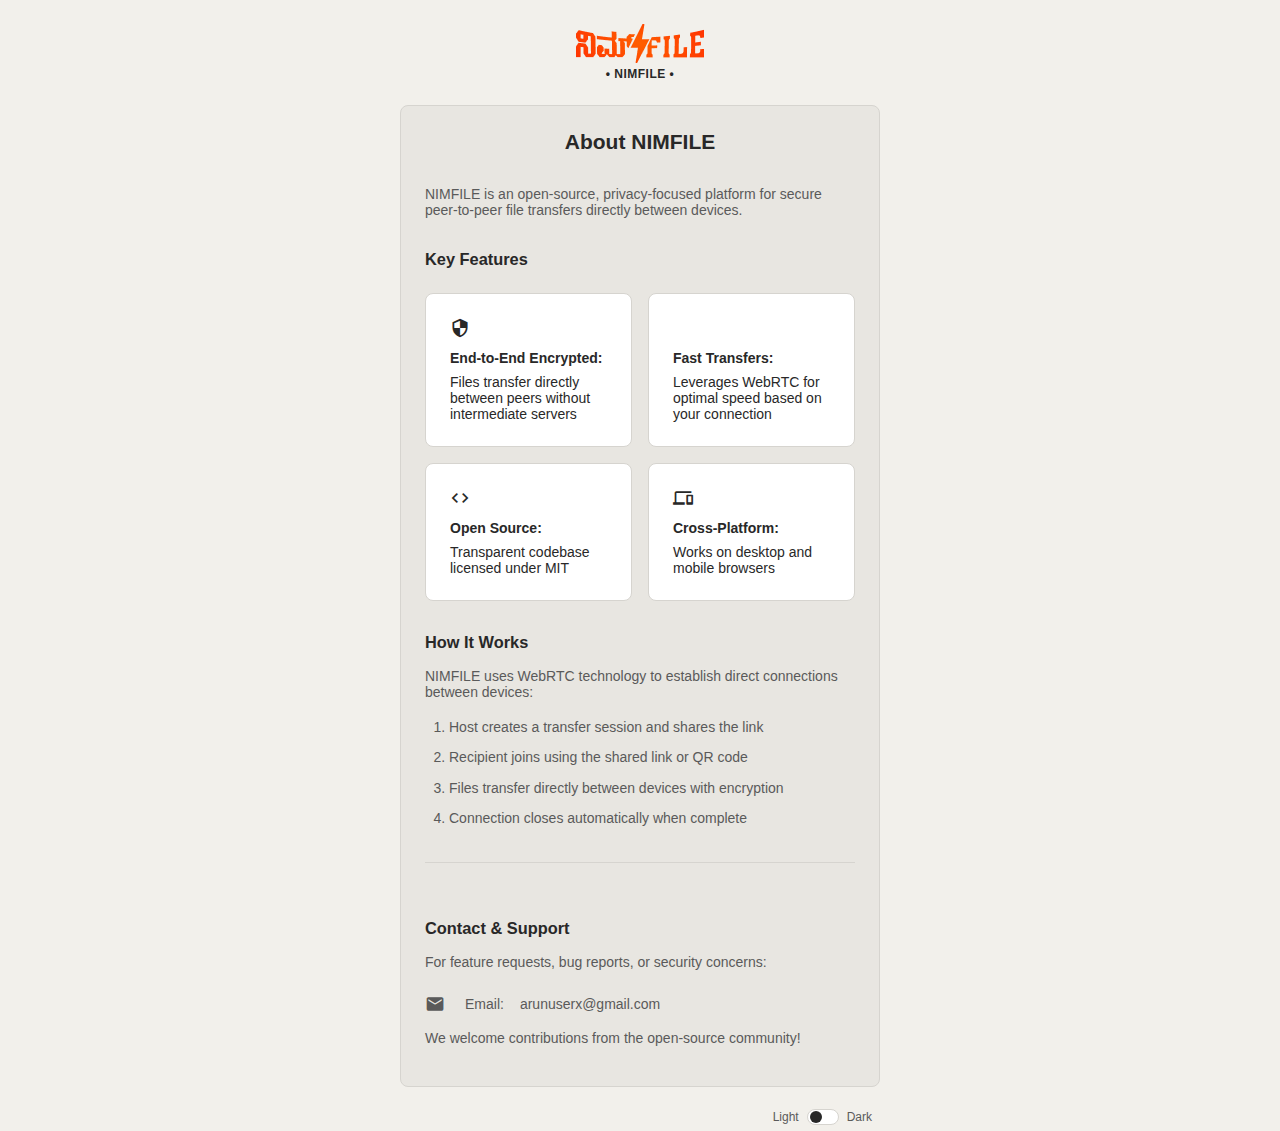
<file: about.html>
<!DOCTYPE html>
<html lang="en">
<head>
<meta charset="UTF-8">
  <title>• NIMFILE •</title>
  <meta name="viewport" content="width=device-width, initial-scale=1.0">
  <!-- Material Icons Bolt Favicon -->
  <link rel="icon" href="assets/favicon.png" type="image/png">
  <link rel="stylesheet" href="style.css">
  <link href="https://fonts.googleapis.com/icon?family=Material+Icons" rel="stylesheet">
  <style>
    .material-icons {
      font-size: 20px;
    }
  </style>
</head>
<body>
  <div class="top-bar">
    <div class="header-title">
      <img src="assets/icon.png" alt="NIMFILE Icon" class="app-logo">
      <span class="app-title">• NIMFILE •</span>
    </div>
  </div>
  
  <main class="centered-container">
    <h1 class="visually-hidden">About NIMFILE - Secure File Transfer</h1>

    <section class="card">
      <h2>About NIMFILE</h2>
      <p class="intro-text">NIMFILE is an open-source, privacy-focused platform for secure peer-to-peer file transfers directly between devices.</p>
      
      <div class="feature-section">
        <h3>Key Features</h3>
        <ul class="feature-list">
          <li>
            <span class="material-icons feature-icon">security</span>
            <strong>End-to-End Encrypted:</strong> Files transfer directly between peers without intermediate servers
          </li>
          <li>
            <span class="material-icons feature-icon">bolt</span>
            <strong>Fast Transfers:</strong> Leverages WebRTC for optimal speed based on your connection
          </li>
          <li>
            <span class="material-icons feature-icon">code</span>
            <strong>Open Source:</strong> Transparent codebase licensed under MIT
          </li>
          <li>
            <span class="material-icons feature-icon">devices</span>
            <strong>Cross-Platform:</strong> Works on desktop and mobile browsers
          </li>
        </ul>
      </div>

      <div class="tech-section">
        <h3>How It Works</h3>
        <p>NIMFILE uses WebRTC technology to establish direct connections between devices:</p>
        <ol class="process-steps">
          <li>Host creates a transfer session and shares the link</li>
          <li>Recipient joins using the shared link or QR code</li>
          <li>Files transfer directly between devices with encryption</li>
          <li>Connection closes automatically when complete</li>
        </ol>
      </div>

      <div class="contact-section">
        <h3>Contact & Support</h3>
        <p>For feature requests, bug reports, or security concerns:</p>
        <p class="contact-email">
          <span class="material-icons">email</span>
          Email: <a href="mailto:arunuserx@gmail.com">arunuserx@gmail.com</a>
        </p>
        <p>We welcome contributions from the open-source community!</p>
      </div>
    </section>
  </main>

  <div class="theme-button-wrapper">
    <div class="left-placeholder"></div>
    <button id="themeToggleBtn" title="Toggle theme" aria-label="Toggle theme" class="theme-toggle-btn">
      <span class="theme-toggle-label">Light</span>
      <span class="theme-toggle-switch">
        <span class="switch-thumb"></span>
      </span>
      <span class="theme-toggle-label">Dark</span>
    </button>
  </div>
  <script src="theme.js" defer></script>
</body>
</html>
</file>
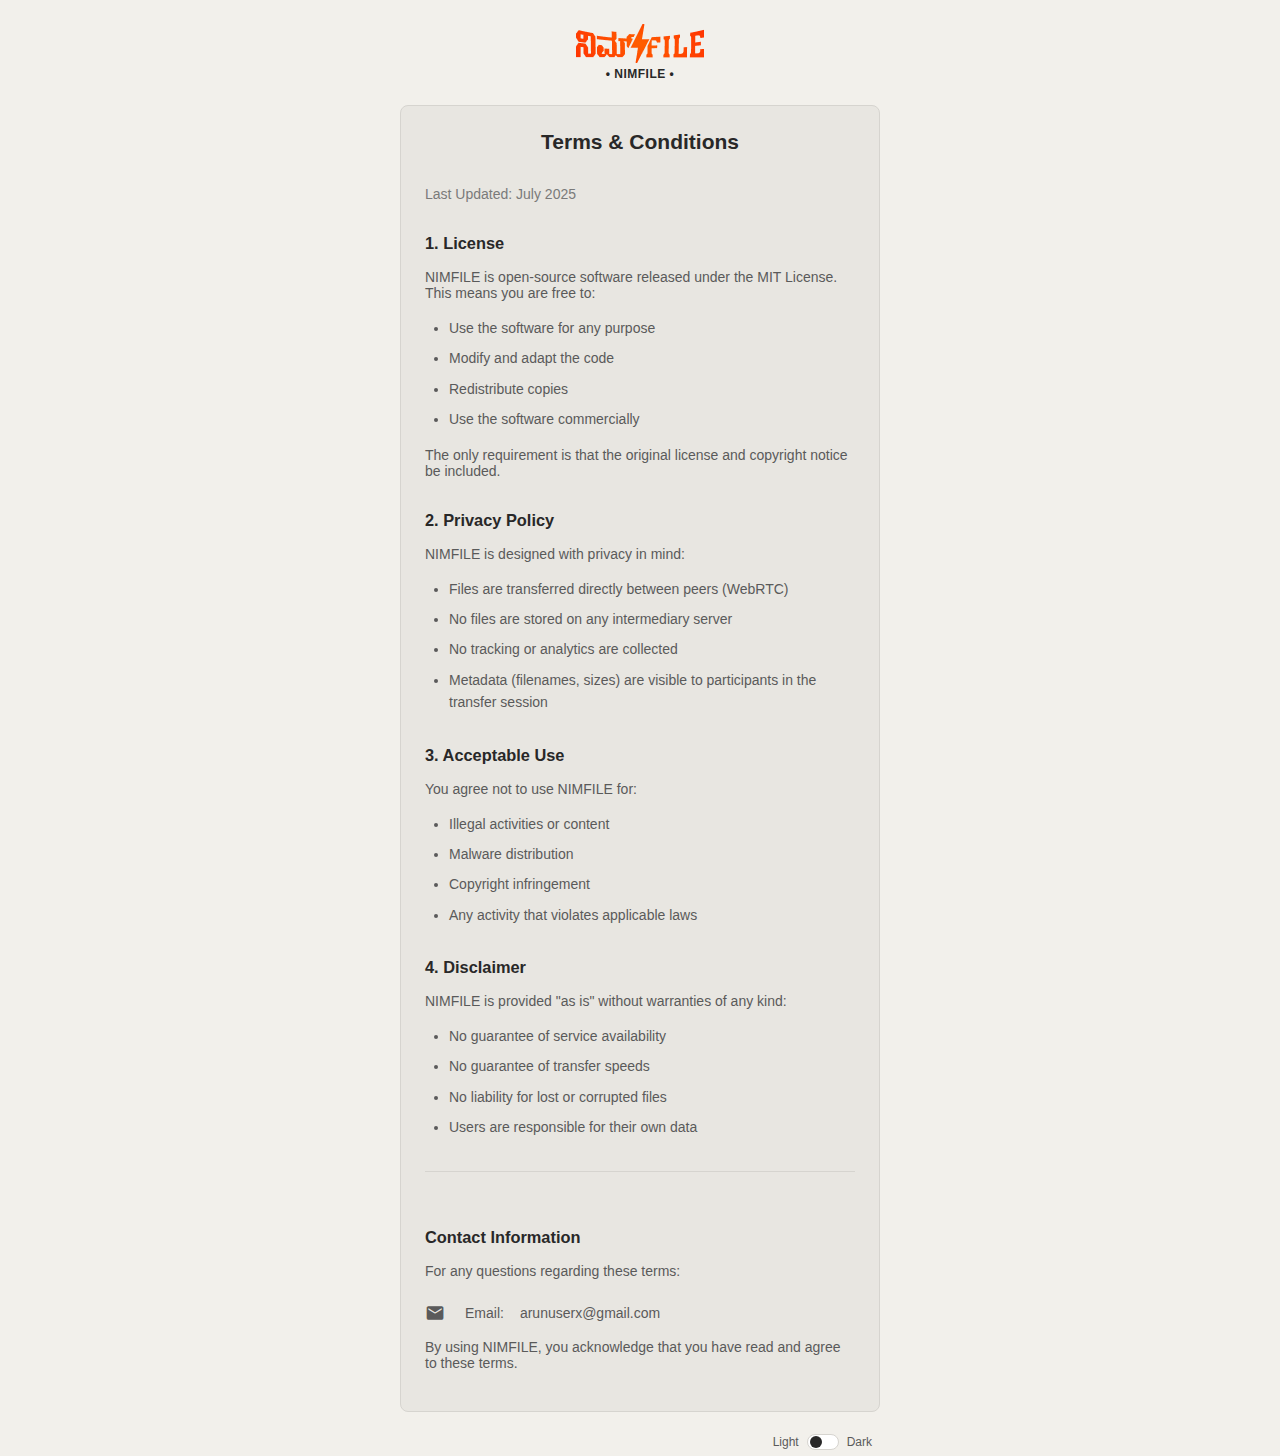
<file: terms.html>
<!DOCTYPE html>
<html lang="en">
<head>
<meta charset="UTF-8">
  <title>• NIMFILE •</title>
  <meta name="viewport" content="width=device-width, initial-scale=1.0">
  <!-- Material Icons Bolt Favicon -->
  <link rel="icon" href="assets/favicon.png" type="image/png">
  <link rel="stylesheet" href="style.css">
  <link href="https://fonts.googleapis.com/icon?family=Material+Icons" rel="stylesheet">
  <style>
    .material-icons {
      font-size: 20px;
    }
  </style>
</head>
<body>
  <div class="top-bar">
    <div class="header-title">
      <img src="assets/icon.png" alt="NIMFILE Icon" class="app-logo">
      <span class="app-title">• NIMFILE •</span>
    </div>
  </div>

  <main class="centered-container">
    <h1 class="visually-hidden">Terms & Conditions for NIMFILE</h1>

    <section class="card">
      <h2>Terms & Conditions</h2>
      <p class="last-updated">Last Updated: July 2025</p>
      
      <div class="terms-section">
        <h3>1. License</h3>
        <p>NIMFILE is open-source software released under the MIT License. This means you are free to:</p>
        <ul>
          <li>Use the software for any purpose</li>
          <li>Modify and adapt the code</li>
          <li>Redistribute copies</li>
          <li>Use the software commercially</li>
        </ul>
        <p>The only requirement is that the original license and copyright notice be included.</p>
      </div>

      <div class="terms-section">
        <h3>2. Privacy Policy</h3>
        <p>NIMFILE is designed with privacy in mind:</p>
        <ul>
          <li>Files are transferred directly between peers (WebRTC)</li>
          <li>No files are stored on any intermediary server</li>
          <li>No tracking or analytics are collected</li>
          <li>Metadata (filenames, sizes) are visible to participants in the transfer session</li>
        </ul>
      </div>

      <div class="terms-section">
        <h3>3. Acceptable Use</h3>
        <p>You agree not to use NIMFILE for:</p>
        <ul>
          <li>Illegal activities or content</li>
          <li>Malware distribution</li>
          <li>Copyright infringement</li>
          <li>Any activity that violates applicable laws</li>
        </ul>
      </div>

      <div class="terms-section">
        <h3>4. Disclaimer</h3>
        <p>NIMFILE is provided "as is" without warranties of any kind:</p>
        <ul>
          <li>No guarantee of service availability</li>
          <li>No guarantee of transfer speeds</li>
          <li>No liability for lost or corrupted files</li>
          <li>Users are responsible for their own data</li>
        </ul>
      </div>

      <div class="contact-section">
        <h3>Contact Information</h3>
        <p>For any questions regarding these terms:</p>
        <p class="contact-email">
          <span class="material-icons">email</span>
          Email: <a href="mailto:arunuserx@gmail.com">arunuserx@gmail.com</a>
        </p>
        <p>By using NIMFILE, you acknowledge that you have read and agree to these terms.</p>
      </div>
    </section>
  </main>

  <div class="theme-button-wrapper">
    <div class="left-placeholder"></div>
    <button id="themeToggleBtn" title="Toggle theme" aria-label="Toggle theme" class="theme-toggle-btn">
      <span class="theme-toggle-label">Light</span>
      <span class="theme-toggle-switch">
        <span class="switch-thumb"></span>
      </span>
      <span class="theme-toggle-label">Dark</span>
    </button>
  </div>
  <script src="theme.js" defer></script>
</body>
</html>
</file>
<file: style.css>
/* ================================
   PeerJS File Transfer - Minimal
   ================================ */

/* --- Variables --- */
:root {
  --font-family: -apple-system, BlinkMacMacSystemFont, 'Segoe UI', Arial, sans-serif;
  --font-base: 14px;
  --font-lg: 16px;
  --font-sm: 12px;
  --radius: 8px;
  --transition: 0.2s ease;
  
  /* 8-unit spacing system */
  --space-xxs: 4px;
  --space-xs: 8px;
  --space-sm: 16px;
  --space-md: 24px;
  --space-lg: 32px;
  --space-xl: 40px;
  
  /* Layout */
  --screen-margin: var(--space-sm);
  --card-padding: var(--space-sm);
  
  /* Dark theme (default) */
  --bg: #282828;
  --bg-alt: #1e1e1e;
  --surface: #333333;
  --card: #1e1e1e;
  --border: #3d3d3d;
  --text: #F2F0EB;
  --text-secondary: #b3b1ad;
  --text-muted: #d1cfcb;
  --btn-bg: #333333;
  --btn-hover: #424242;
  --input-bg: #1e1e1e;
  --progress-bg: #333333;
   --status-connected: #4CAF50; /* Green */
  --status-disconnected: #F44336; /* Red */
}

/* Light theme */
.light-theme {
  --bg: #F2F0EB;
  --bg-alt: #e8e6e1;
  --surface: #ffffff;
  --card: #e8e6e1;
  --border: #d6d4cf;
  --text: #282828;
  --text-secondary: #5a5a5a;
  --text-muted: #7a7a7a;
  --btn-bg: #ffffff;
  --btn-hover: #f0eeea;
  --input-bg: #ffffff;
  --progress-bg: #e8e6e1;
   --status-connected: #2E7D32; /* Darker green */
  --status-disconnected: #C62828; /* Darker red */
}

/* --- Base Styles --- */
* {
  box-sizing: border-box;
  margin: 0;
  padding: 0;
}

html, body {
  height: 100%;
  font-family: var(--font-family);
  font-size: var(--font-base);
}

body {
  background: var(--bg);
  color: var(--text);
  transition: background var(--transition), color var(--transition);
  display: flex;
  flex-direction: column;
  align-items: center;
  padding: var(--screen-margin);
  text-align: center;
}

/* --- Layout --- */
.top-bar {
  width: 100%;
  max-width: 512px;
  display: flex;
  justify-content: center;
  align-items: center;
  padding: var(--space-xs) var(--space-sm);
  margin: 0 auto var(--space-sm);
}

.header-title {
  display: flex;
  flex-direction: column;
  align-items: center;
  gap: var(--space-xxs);
  text-align: center;
}

.app-icon {
  font-size: var(--space-lg);
  color: var(--accent);
}

.app-title {
  font-size: var(--font-sm);
  font-weight: 600;
  color: var(--text);
  letter-spacing: 0.5px;
}

.theme-button-wrapper {
  width: 100%;
  max-width: 512px;
  margin: 0 auto var(--space-sm);
  display: flex;
  justify-content: space-between;
  align-items: center;
  padding: 0 var(--space-sm);
  gap: var(--space-lg);
}

.text-buttons-container { /* Changed from .text-button-group to .text-buttons-container based on index.html */
  display: flex;
  gap: var(--space-sm);
  justify-content: center;
}

/* --- Buttons --- */
button {
  font-family: inherit;
  font-size: var(--font-base);
  border-radius: var(--radius);
  border: none;
  outline: none;
  transition: all var(--transition);
  cursor: pointer;
  display: inline-flex;
  align-items: center;
  justify-content: center;
}

.primary-btn {
  background: var(--text);
  color: var(--bg);
  padding: var(--space-xs) var(--space-md);
  font-weight: 500;
  height: 36px;
  min-width: 100px;
  margin: var(--space-sm) auto;
  border: 1px solid var(--border);
}

.primary-btn:hover {
  background: var(--btn-hover);
  color: var(--text);
}

.primary-btn:disabled {
  opacity: 0.6;
  cursor: not-allowed;
}

.icon-btn {
  background: var(--btn-bg);
  color: var(--text-secondary);
  border: 1px solid var(--border);
  padding: var(--space-xs);
  border-radius: var(--radius);
  width: 32px;
  height: 32px;
  margin-left: auto;
}

.icon-btn:hover {
  background: var(--btn-hover);
  color: var(--text);
  border-color: var(--text);
}

.text-button {
  text-decoration: none;
  background: none;
  border: none;
  color: var(--text-secondary);
  font-size: var(--font-sm);
  cursor: pointer;
  padding: var(--space-xxs) var(--space-xs);
  height: 28px;
  min-width: 60px;
  text-align: center;
  border-radius: var(--radius);
}

.text-button:hover {
  color: var(--text);
}

.theme-toggle-btn {
  display: flex;
  align-items: center;
  gap: var(--space-xs);
  background: none;
  border: none;
  cursor: pointer;
  padding: var(--space-xxs) var(--space-xs);
  height: 28px;
  border-radius: var(--radius);
}

.theme-toggle-switch {
  width: var(--space-lg);
  height: var(--space-sm);
  background: var(--btn-bg);
  border-radius: var(--radius);
  border: 1px solid var(--border);
  position: relative;
}

.switch-thumb {
  width: 12px;
  height: 12px;
  border-radius: 50%;
  background: var(--text);
  position: absolute;
  top: 1px;
  left: 2px;
  transition: left var(--transition);
}

.theme-toggle-btn.dark .switch-thumb {
  left: var(--space-sm);
}

.theme-toggle-label {
  font-size: var(--font-sm);
  color: var(--text-secondary);
  text-align: center;
}

.back-button {
  display: flex;
  align-items: center;
  gap: var(--space-xs);
  background: none;
  border: none;
  color: var(--text);
  font-size: var(--font-base);
  cursor: pointer;
  padding: var(--space-xxs) 0;
  height: 28px;
  margin: 0 auto var(--space-sm);
  justify-content: center;
  border-radius: var(--radius);
}

.back-button:hover {
  opacity: 0.8;
}

main {
  flex: 1;
  display: flex;
  flex-direction: column;
  justify-content: center;
  align-items: center;
  padding: 0 var(--space-sm);
  width: 100%;
  max-width: 512px;
  margin: 0 auto;
  text-align: center;
}

/* --- Cards --- */
.card {
  background: var(--card);
  border-radius: var(--radius);
  border: 1px solid var(--border);
  padding: var(--card-padding);
  margin-bottom: var(--space-sm);
  width: 100%;
  text-align: center;
}

/* --- Inputs --- */
input[type="text"] {
  font-size: var(--font-base);
  padding: var(--space-xs) var(--space-sm);
  border-radius: var(--radius);
  border: 1px solid var(--border);
  background: var(--input-bg);
  color: var(--text);
  font-family: inherit;
  outline: none;
  transition: border var(--transition);
  width: 100%;
  height: 36px;
  margin: 0 auto var(--space-sm);
  display: block;
  max-width: 400px;
  text-align: center;
}

input[type="text"]:focus {
  border-color: var(--text);
}

label {
  font-size: var(--font-base);
  color: var(--text-secondary);
  margin-bottom: var(--space-xs);
  display: block;
  text-align: center;
}

/* --- Specific Components --- */
.join-link-row {
  display: flex;
  align-items: center;
  justify-content: center;
  gap: var(--space-sm);
  background: var(--bg-alt);
  border-radius: var(--radius);
  padding: var(--space-xs) var(--space-sm);
  margin: 0 auto var(--space-sm);
  height: 36px;
  max-width: 400px;
  width: 100%;
}

#joinLink {
  color: var(--text);
  text-decoration: none;
  flex: 1;
  overflow: hidden;
  text-overflow: ellipsis;
  white-space: nowrap;
  font-size: var(--font-sm);
  text-align: center;
  min-width: 0; /* Allow the link to shrink */
}

.qr-container {
  display: flex;
  flex-direction: column;
  align-items: center;
  width: 100%;
  margin: var(--space-sm) auto;
  padding: var(--space-xs);
}

.qr-label {
  margin-bottom: var(--space-sm);
}

#qrcode {
  background: #ffffff;
  border-radius: var(--radius);
  padding: var(--space-xs);
  margin: 0 auto var(--space-sm);
  display: flex;
  justify-content: center;
  align-items: center;
  width: 160px;
  height: 160px;
  box-sizing: border-box;
}

#qrcode canvas,
#qrcode img {
  max-width: 100%;
  max-height: 100%;
  width: auto;
  height: auto;
  display: block;
}

.qr-text {
  margin-top: var(--space-xs);
  color: var(--text-secondary);
  font-size: var(--font-sm);
  text-align: center;
  width: 100%;
  padding: 0 var(--space-xs);
}

.peers-section {
  margin-top: var(--space-sm);
}

.peers-section strong {
  display: block;
  margin-bottom: var(--space-xs);
}

#peersList {
  list-style: none;
  padding: 0;
  margin: 0 auto;
  max-height: 160px;
  overflow-y: auto;
  width: 100%;
  max-width: 400px;
}

#peersList li {
  padding: var(--space-xs) 0;
  display: flex;
  align-items: center;
  justify-content: center;
  gap: var(--space-sm);
  height: var(--space-md);
  text-align: center;
}

.peer-color-dot {
  display: none;
}

.peer-username {
  font-weight: 500;
  color: var(--text);
  font-size: var(--font-sm);
  text-align: center;
}

.peer-status {
  font-size: var(--font-sm);
  margin-left: auto;
  text-align: right;
}

.peer-status.connected {
  color: var(--status-connected);
}

.peer-status.connecting {
  color: orange; /* Added for connecting status */
}

.peer-status.disconnected {
  color: var(--status-disconnected);
}

.peer-status.session_ended {
  color: var(--status-disconnected); /* Use disconnected color for session ended */
}

.message-tile.file {
  background: var(--surface);
  border-radius: var(--radius);
  padding: var(--space-sm);
  margin: var(--space-xs) auto;
  animation: fadeIn 0.3s ease;
  max-width: 400px;
  width: 100%;
  text-align: center;
  border: 1px solid var(--border);
}

@keyframes fadeIn {
  from { opacity: 0; transform: translateY(10px); }
  to { opacity: 1; transform: translateY(0); }
}

.file-meta-row {
  display: flex;
  align-items: center;
  justify-content: center;
  gap: var(--space-sm);
  margin-top: var(--space-xs);
  flex-wrap: wrap;
}

.file-icon {
  font-size: 20px;
  color: var(--text);
}

.file-name {
  font-weight: 500;
  color: var(--text);
  max-width: 160px;
  overflow: hidden;
  text-overflow: ellipsis;
  white-space: nowrap;
  font-size: var(--font-sm);
  text-align: center;
}

.file-size {
  font-size: var(--font-sm);
  color: var(--text-secondary);
  text-align: center;
}

.file-progress-bar {
  width: 100%;
  background: var(--progress-bg);
  border-radius: 2px;
  height: 4px;
  margin: var(--space-xs) 0;
  overflow: hidden;
}

.file-progress-bar-inner {
  background: var(--text);
  height: 100%;
  border-radius: 2px;
  width: 0;
  transition: width var(--transition);
}

.file-status-msg {
  font-size: var(--font-sm);
  color: var(--text-secondary);
  text-align: center;
  margin-top: var(--space-xs);
}

/* --- Username Form --- */
.username-section form {
  display: flex;
  align-items: center;
  justify-content: center;
  gap: var(--space-sm);
  width: 100%;
  max-width: 400px;
  margin: 0 auto;
}

.username-section input[type="text"] {
  margin: 0;
  flex: 1;
}

.set-username-btn {
  margin: 0;
  min-width: 80px;
}

/* --- Utility --- */
.hidden {
  display: none !important;
}

.visually-hidden {
  position: absolute;
  left: -10000px;
}

/* --- Scrollbar --- */
::-webkit-scrollbar {
  width: 6px;
}

::-webkit-scrollbar-thumb {
  background: var(--surface);
  border-radius: 3px;
}

::-webkit-scrollbar-track {
  background: transparent;
}

::selection {
  background: var(--text);
  color: var(--bg);
}

/* ================================
   RESPONSIVE BREAKPOINTS
   ================================ */

@media (max-width: 768px) {
  :root {
    --screen-margin: 12px;
    --card-padding: 12px;
  }
  
  .top-bar {
    padding: 6px 12px;
  }
  
  .theme-button-wrapper {
    padding: 0 12px;
    gap: var(--space-md);
  }
  
  main {
    padding: 0 12px;
  }
  
  .file-name {
    max-width: 120px;
  }

  .username-section form {
    flex-direction: column;
    gap: var(--space-xs);
  }

  .username-section input[type="text"] {
    width: 100%;
  }

  .set-username-btn {
    width: 100%;
  }
}

@media (max-width: 480px) {
  :root {
    --screen-margin: 8px;
    --card-padding: 8px;
  }
  
  .top-bar {
    padding: 4px 8px;
  }
  
  .theme-button-wrapper {
    padding: 0 8px;
    flex-direction: column;
    gap: var(--space-xs);
    align-items: center;
  }
  
  main {
    padding: 0 8px;
  }
  
  .primary-btn {
    padding: 6px 12px;
    font-size: var(--font-sm);
    min-width: 90px;
    height: 30px;
  }
  
  .file-meta-row {
    flex-direction: column;
    align-items: center;
    gap: 4px;
  }
  
  .file-name {
    max-width: 96px;
  }
  
  .join-link-row {
    /* Removed flex-direction: column; */
    gap: var(--space-xs); /* Adjusted gap for better spacing */
    height: auto;
    padding: 8px;
  }
  
  .text-buttons-container { /* Changed from .text-button-group to .text-buttons-container based on index.html */
    flex-direction: column;
    gap: 4px;
  }
  
  #peersList {
    max-height: 120px;
  }
  
  #qrcode {
    width: 128px;
    height: 128px;
  }
}


/* ================================
   About & Terms Page Specific Styles
   ================================ */

/* Card and main content adjustments - keep default card centering, but adjust padding */
main.centered-container .card {
  padding: var(--space-md); /* Keep padding adjustment */
}

/* Align main H2 headings to the center on About/Terms pages */
main.centered-container .card h2 {
  text-align: center;
  margin-bottom: var(--space-lg); /* Increased space below main heading */
  color: var(--text); /* Main heading remains strong */
}

/* Align all other headings (H3) and text content to the left */
main.centered-container .card h3 {
  text-align: left;
  margin-top: var(--space-lg); /* Increased space above subheadings */
  margin-bottom: var(--space-sm); /* Space below subheadings */
  color: var(--text); /* Subheadings remain strong */
}

.intro-text {
  text-align: left;
  margin-bottom: var(--space-md); /* Space below intro text */
  color: var(--text-secondary); /* Softer shade for intro text */
}

.last-updated {
  text-align: left;
  margin-bottom: var(--space-md); /* Space below last updated */
  color: var(--text-muted); /* Even softer shade for last updated */
}

.tech-section p,
.contact-section p,
.terms-section p {
  text-align: left;
  margin-bottom: var(--space-sm); /* Space below general paragraphs */
  color: var(--text-secondary); /* Softer shade for general paragraphs */
}

/* List items should also be left-aligned */
.process-steps,
.terms-section ul {
  text-align: left; /* This will align the list items */
  margin-bottom: var(--space-md); /* Space below lists */
  padding-left: var(--space-md); /* Ensure consistent indentation for the list container */
}

.process-steps li,
.terms-section li {
  color: var(--text-secondary); /* Softer shade for list item text */
  margin-bottom: var(--space-xs); /* Reduced space between list items */
  line-height: 1.6;
  padding-left: 0; /* Removed conflicting padding from list items */
}


/* Feature list improvements */
.feature-list {
  list-style: none;
  padding: 0;
  margin: var(--space-md) 0;
  display: grid; /* Use grid for symmetric layout */
  grid-template-columns: repeat(auto-fit, minmax(200px, 1fr)); /* Responsive columns */
  gap: var(--space-sm); /* Gap between tiles */
}

.feature-list li {
  display: flex;
  flex-direction: column; /* Stack icon, strong, and p */
  align-items: flex-start; /* Align content to the left within the tile */
  text-align: left; /* Align text to the left within the tile */
  gap: var(--space-xs); /* Space between icon, heading, and description */
  padding: var(--space-md); /* More padding for a better tile look */
  background: var(--surface);
  border-radius: var(--radius);
  border: 1px solid var(--border);
  height: auto; /* Allow height to adjust */
}

.feature-list li strong {
  margin-top: var(--space-xxs); /* Small space between icon and heading */
  display: block; /* Ensure strong takes full width for proper text alignment */
  color: var(--text); /* Feature titles remain strong */
}

.feature-list li p {
  font-size: var(--font-sm);
  color: var(--text-secondary); /* Feature descriptions use a softer shade */
}

.feature-icon {
  font-size: 28px; /* Slightly larger icons for features */
  color: var(--text); /* Feature icons remain prominent */
  margin-top: 0; /* Reset margin-top, flexbox handles alignment */
}

/* Contact section improvements */
.contact-section {
  margin-top: var(--space-lg);
  padding-top: var(--space-md);
  border-top: 1px solid var(--border);
}

.contact-email {
  display: flex;
  align-items: center;
  gap: var(--space-sm);
  margin: var(--space-md) 0;
}

.contact-email .material-icons {
  margin-right: var(--space-xxs); /* Small space to the right of the icon */
  vertical-align: middle;
  color: var(--text-secondary); /* Softer shade for contact email icon */
}

.contact-email a {
  color: var(--text-secondary); /* Softer shade for email link */
  text-decoration: none; /* Ensure no underline */
}

.contact-email a:hover {
  color: var(--text); /* Darker on hover */
}

/* Terms section specific improvements */
.terms-section {
  margin-bottom: var(--space-lg);
}

.terms-section ul {
  list-style-position: outside;
  padding-left: var(--space-md);
  margin: var(--space-sm) 0;
}

/* Icon consistency */
.material-icons {
  vertical-align: middle;
  font-size: 20px; /* Default size */
}

/* Responsive adjustments */
@media (max-width: 768px) {
  main.centered-container .card {
    padding: var(--space-sm);
  }
  
  .feature-list {
    grid-template-columns: 1fr; /* Single column on smaller screens */
  }
  .feature-list li {
    padding: var(--space-sm);
  }
  
  .process-steps,
  .terms-section ul {
    padding-left: var(--space-sm);
  }
}

@media (max-width: 480px) {
  .feature-list li {
    align-items: flex-start; /* Revert to flex-start for small screens if content is long */
    text-align: left; /* Align text left on small screens */
  }
  
  .contact-email {
    flex-direction: row;
    align-items: center;
  }
}


.session-info-card {
  position: relative;
  padding: 0;
  overflow: hidden;
  /* Add border-radius here */
  border-radius: var(--radius); /* Apply the global radius variable */
}

.collapsible-header {
  display: flex;
  justify-content: space-between;
  align-items: center;
  padding: var(--space-sm);
  cursor: pointer;
  background: var(--surface);
  border-bottom: 1px solid var(--border);
  /* Apply top border-radius to header */
  border-radius: var(--radius);
}

.peer-info {
  font-size: var(--font-sm);
  color: var(--text);
}

.peer-info span {
  font-weight: 500;
}

.collapsible-content {
  padding: var(--space-sm);
  max-height: 500px; /* A large enough value for expanded state */
  overflow: hidden; /* Hide overflow during transition */
  transition: max-height 0.3s ease-out, padding 0.3s ease-out; /* Smooth transition for height and padding */
}

.session-info-card.collapsed .collapsible-content {
  max-height: 0; /* Collapse to 0 height */
  padding-top: 0; /* Remove padding when collapsed */
  padding-bottom: 0; /* Remove padding when collapsed */
}

#toggleSessionInfoBtn .material-icons {
  transition: transform 0.3s ease;
}

.session-info-card.collapsed #toggleSessionInfoBtn .material-icons {
  transform: rotate(180deg);
}

.session-info-card:not(.collapsed) #toggleSessionInfoBtn .material-icons {
  transform: rotate(0deg);
}

/* Adjust existing styles to accommodate new layout */
.session-details {
  margin-top: 0;
}

.join-link-row {
  margin-top: 0;
}

/* Lottie Animation Container Styles */
.lottie-animation-container {
  position: fixed; /* Fixed position to cover the entire viewport */
  top: 0;
  left: 0;
  width: 100vw; /* Full viewport width */
  height: 100vh; /* Full viewport height */
  display: flex;
  justify-content: center;
  align-items: center;
  /* Removed background-color to eliminate the overlay appearance */
  z-index: 9999; /* Ensure it's on top of other content */
  pointer-events: none; /* Allow clicks to pass through when hidden */
  opacity: 0; /* Start hidden */
  transition: opacity 0.3s ease-in-out; /* Smooth fade in/out */
}

.lottie-animation-container.visible {
  opacity: 1; /* Fade in when visible */
  /* pointer-events: auto; is intentionally removed to allow clicks to pass through */
}

/* Ensure Lottie animation itself scales within the container */
.lottie-animation-container > div {
  width: 100%;
  height: 100%;
  max-width: 300px; /* Adjust max size for animation if needed */
  max-height: 300px; /* Adjust max size for animation if needed */
}

@media (max-width: 768px) {
  .lottie-animation-container > div {
    max-width: 200px; /* Smaller on mobile */
    max-height: 200px;
  }
}
</file>
